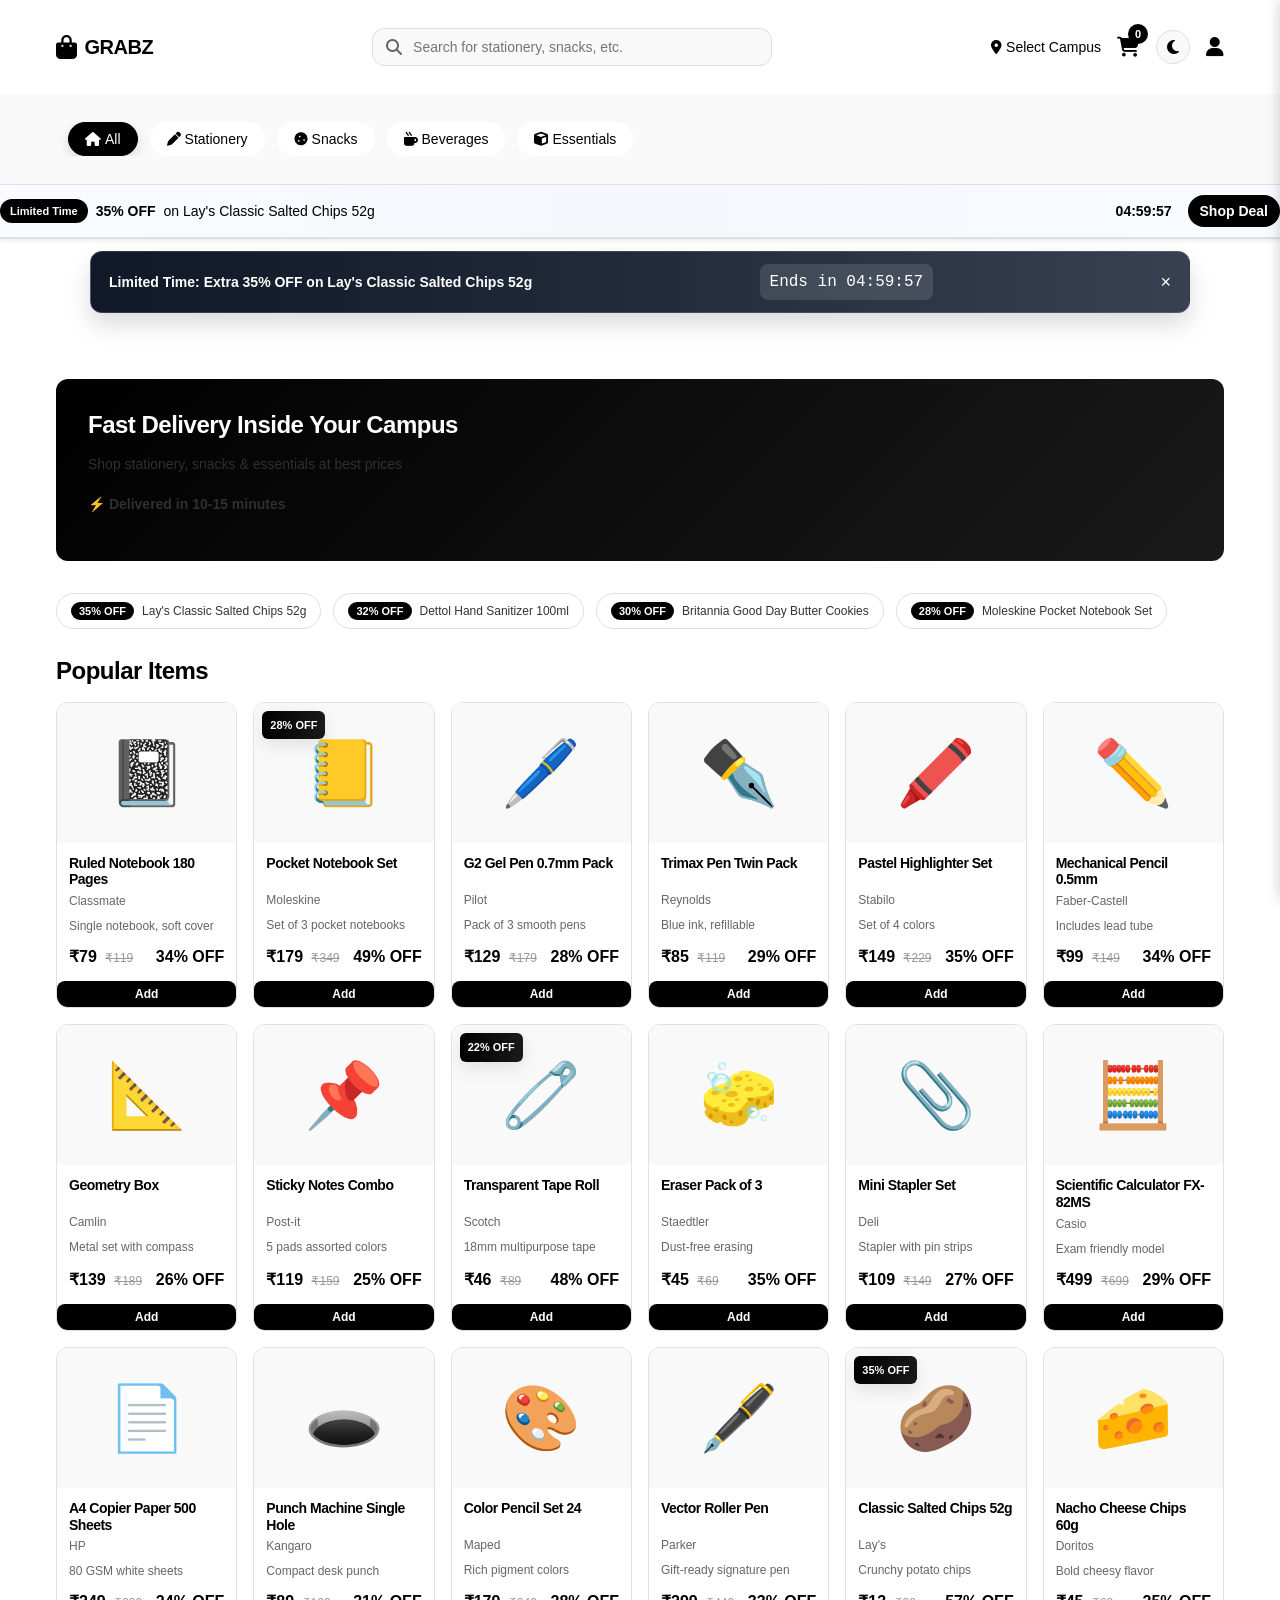
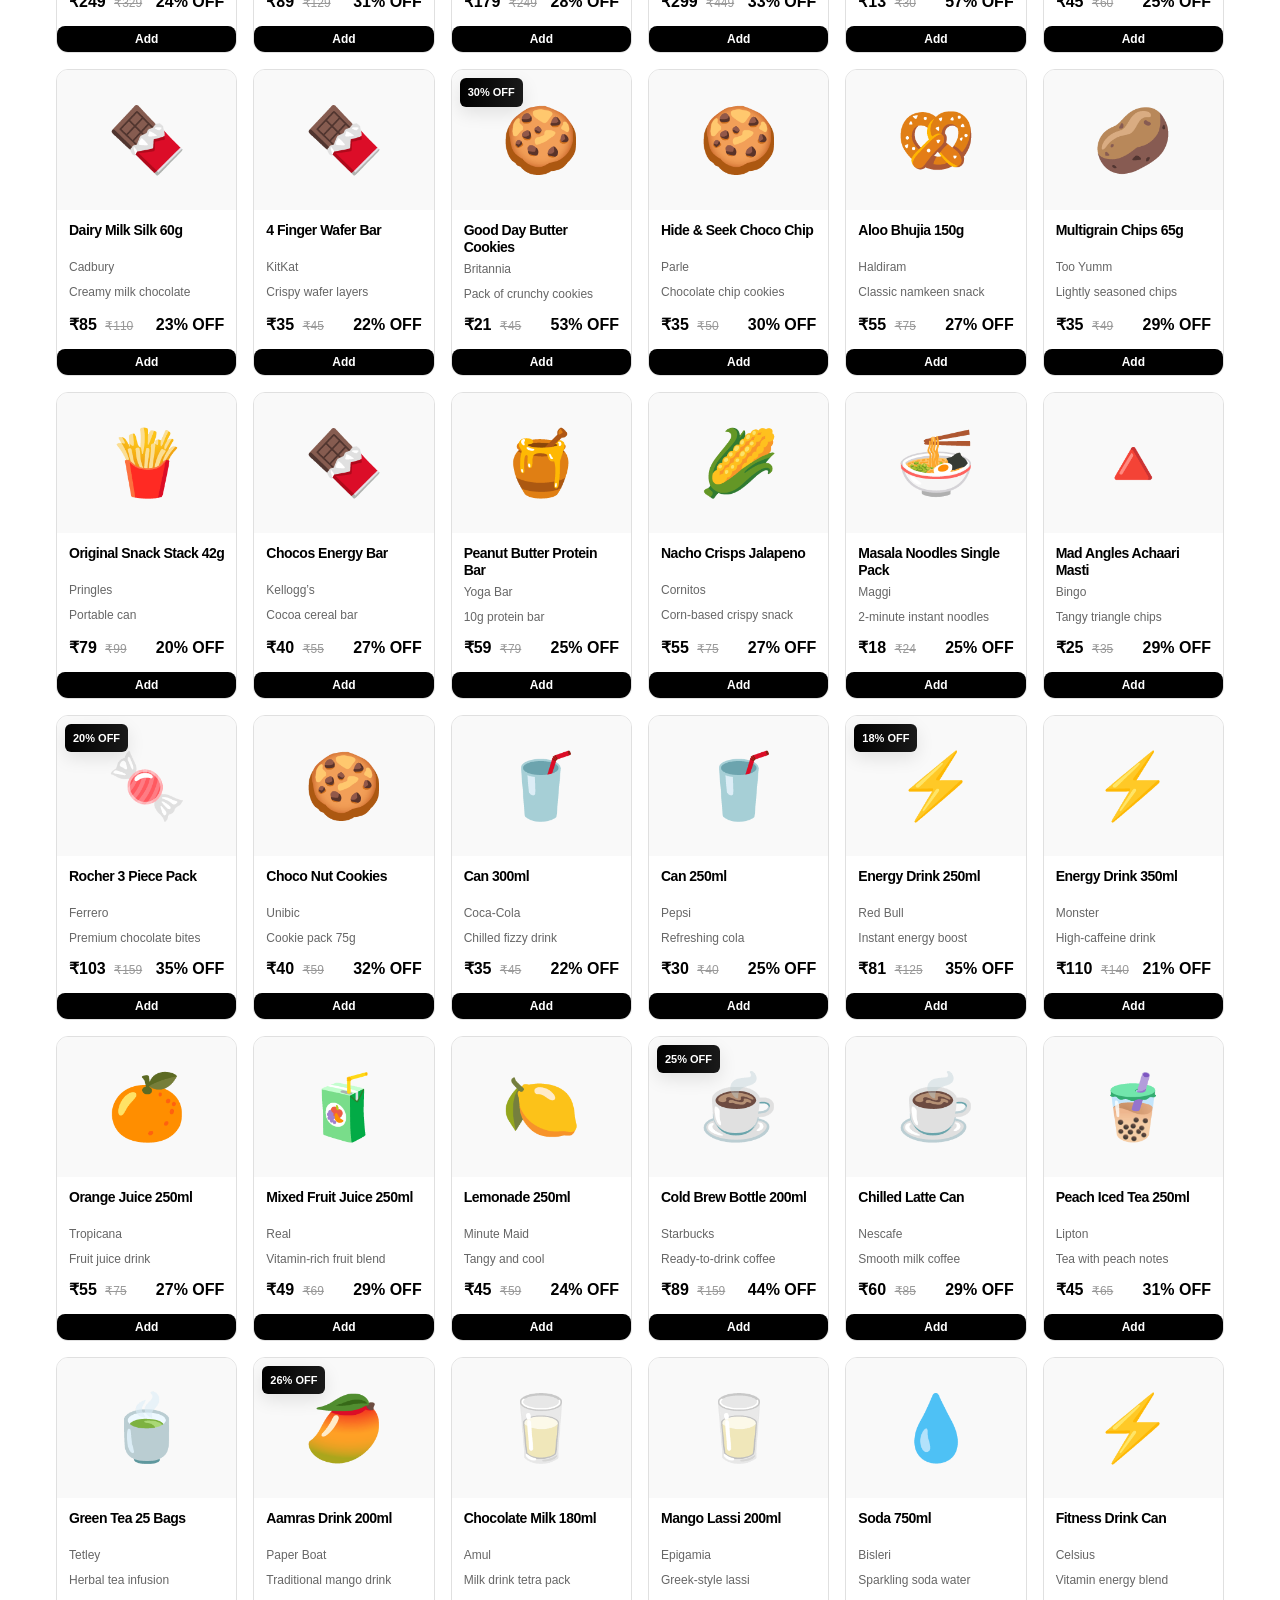
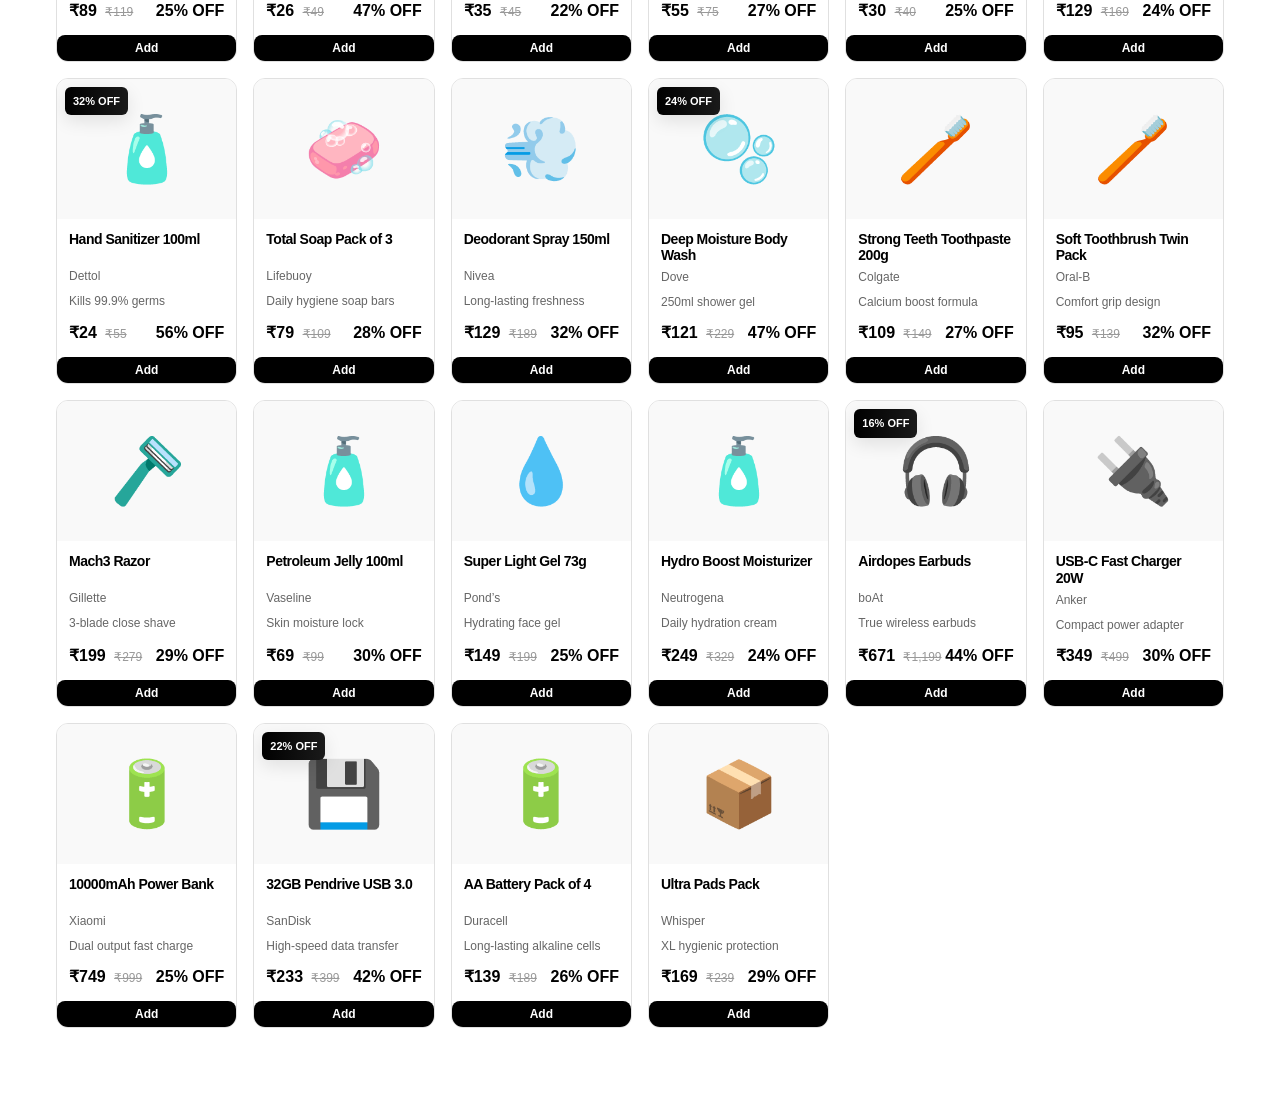
<file: index.html>
<!DOCTYPE html>
<html lang="en">
<head>
    <meta charset="UTF-8">
    <meta name="viewport" content="width=device-width, initial-scale=1.0">
    <title>GRABZ - Campus Quick Store</title>
    <link rel="stylesheet" href="assets/css/styles.css">
    <link rel="stylesheet" href="https://cdnjs.cloudflare.com/ajax/libs/font-awesome/6.4.0/css/all.min.css">
</head>
<body>
    <!-- Header -->
    <header class="header">
        <div class="header-top">
            <div class="container">
                <div class="header-content">
                    <div class="logo">
                        <i class="fas fa-shopping-bag"></i>
                        <span>GRABZ</span>
                    </div>
                    
                    <div class="search-container">
                        <input type="text" placeholder="Search for stationery, snacks, etc." class="search-input">
                        <i class="fas fa-search"></i>
                    </div>
                    
                    <div class="header-actions">
                        <div class="location" onclick="openCampusModal()">
                            <i class="fas fa-map-marker-alt"></i>
                            <span>Select Campus</span>
                        </div>
                        <div class="cart-icon">
                            <i class="fas fa-shopping-cart"></i>
                            <span class="cart-count">0</span>
                        </div>
                        <div class="account-icon">
                            <i class="fas fa-user"></i>
                        </div>
                    </div>
                </div>
            </div>
        </div>
        
        <!-- Categories Nav -->
        <div class="categories-nav">
            <div class="container">
                <div class="categories-scroll">
                    <button class="category-btn active" onclick="filterProducts('all', this)">
                        <i class="fas fa-home"></i> All
                    </button>
                    <button class="category-btn" onclick="filterProducts('stationery', this)">
                        <i class="fas fa-pen"></i> Stationery
                    </button>
                    <button class="category-btn" onclick="filterProducts('snacks', this)">
                        <i class="fas fa-cookie"></i> Snacks
                    </button>
                    <button class="category-btn" onclick="filterProducts('beverages', this)">
                        <i class="fas fa-mug-hot"></i> Beverages
                    </button>
                    <button class="category-btn" onclick="filterProducts('essentials', this)">
                        <i class="fas fa-cube"></i> Essentials
                    </button>
                </div>
            </div>
        </div>

        <!-- Offers Banner -->
        <div id="offersBanner" class="offers-banner" style="display:none;"></div>
    </header>
<div id="limitedOfferBanner" class="limited-offer" role="region" aria-label="Limited time offer">
    <div class="limited-inner">
        <div class="offer-text">Limited Time: Extra <strong>15% OFF</strong> on selected brands!</div>
        <div class="countdown" id="limitedCountdown">Ends in --:--:--</div>
        <button class="close-banner" id="closeLimitedBanner" aria-label="Close">×</button>
    </div>
</div>


    <!-- Main Content -->
    <main class="main-content">
        <div class="container">
            <!-- Promotional Banner -->
            <div class="promo-banner">
                <div class="banner-content">
                    <h2>Fast Delivery Inside Your Campus</h2>
                    <p>Shop stationery, snacks & essentials at best prices</p>
                    <p class="delivery-time">⚡ Delivered in 10-15 minutes</p>
                </div>
            </div>
            <div class="deals-rail" id="homeDealsRail"></div>

            <!-- Products Section -->
            <section class="products-section">
                <h3 class="section-title">Popular Items</h3>
                <div class="products-grid" id="productsGrid">
                    <!-- Products will be loaded here by JavaScript -->
                </div>
            </section>
        </div>
    </main>

    <!-- Shopping Cart Sidebar -->
    <aside class="cart-sidebar" id="cartSidebar">
        <div class="cart-header">
            <h3>Your Cart</h3>
            <button class="close-cart" onclick="toggleCart()">
                <i class="fas fa-times"></i>
            </button>
        </div>
        <div class="cart-items" id="cartItems">
            <p class="empty-cart">Your cart is empty</p>
        </div>
        <div class="cart-footer">
            <div class="cart-total">
                <span>Total:</span>
                <span id="cartTotal">₹0</span>
            </div>
            <button class="checkout-btn">Checkout</button>
        </div>
    </aside>

    <!-- Cart Overlay -->
    <div class="cart-overlay" id="cartOverlay"></div>

    <!-- Campus Selection Modal -->
    <div id="campusModal" class="modal">
        <div class="modal-content">
            <div class="modal-header">
                <h2>Select Your Campus</h2>
                <button class="modal-close" onclick="closeCampusModal()">×</button>
            </div>
            <div id="campusOptions" class="campus-options">
            </div>
        </div>
    </div>

    <!-- Order Confirmation Modal -->
    <div id="orderModal" class="modal">
        <div class="modal-content">
            <div class="modal-header">
                <h2>Confirm Your Order</h2>
                <button class="modal-close" onclick="closeOrderModal()">×</button>
            </div>
            <div class="order-summary">
                <div class="order-summary-item">
                    <span class="order-summary-label">Campus:</span>
                    <span class="order-summary-value" id="modalCampus">Select Campus</span>
                </div>
                <div class="order-summary-item">
                    <span class="order-summary-label">Items:</span>
                    <span class="order-summary-value" id="modalItems">0</span>
                </div>
                <div class="order-summary-item">
                    <span class="order-summary-label">Delivery Time:</span>
                    <span class="order-summary-value" id="modalDeliveryTime">10:30 AM</span>
                </div>
                <div class="order-summary-total">
                    <span class="order-summary-total-label">Total:</span>
                    <span class="order-summary-total-value" id="modalOrderTotal">₹0</span>
                </div>
            </div>
            <div class="modal-actions">
                <button class="modal-btn modal-btn-confirm" onclick="confirmOrder()">Place Order</button>
                <button class="modal-btn modal-btn-cancel" onclick="closeOrderModal()">Cancel</button>
            </div>
        </div>
    </div>

    <!-- Order Tracking -->
    <div id="orderTracker" class="modal">
    </div>

    <script src="assets/js/products.js"></script>
    <script src="assets/js/cart.js"></script>
    <script src="assets/js/utils.js"></script>
    <script src="assets/js/home.js"></script>
</body>
</html>
</file>
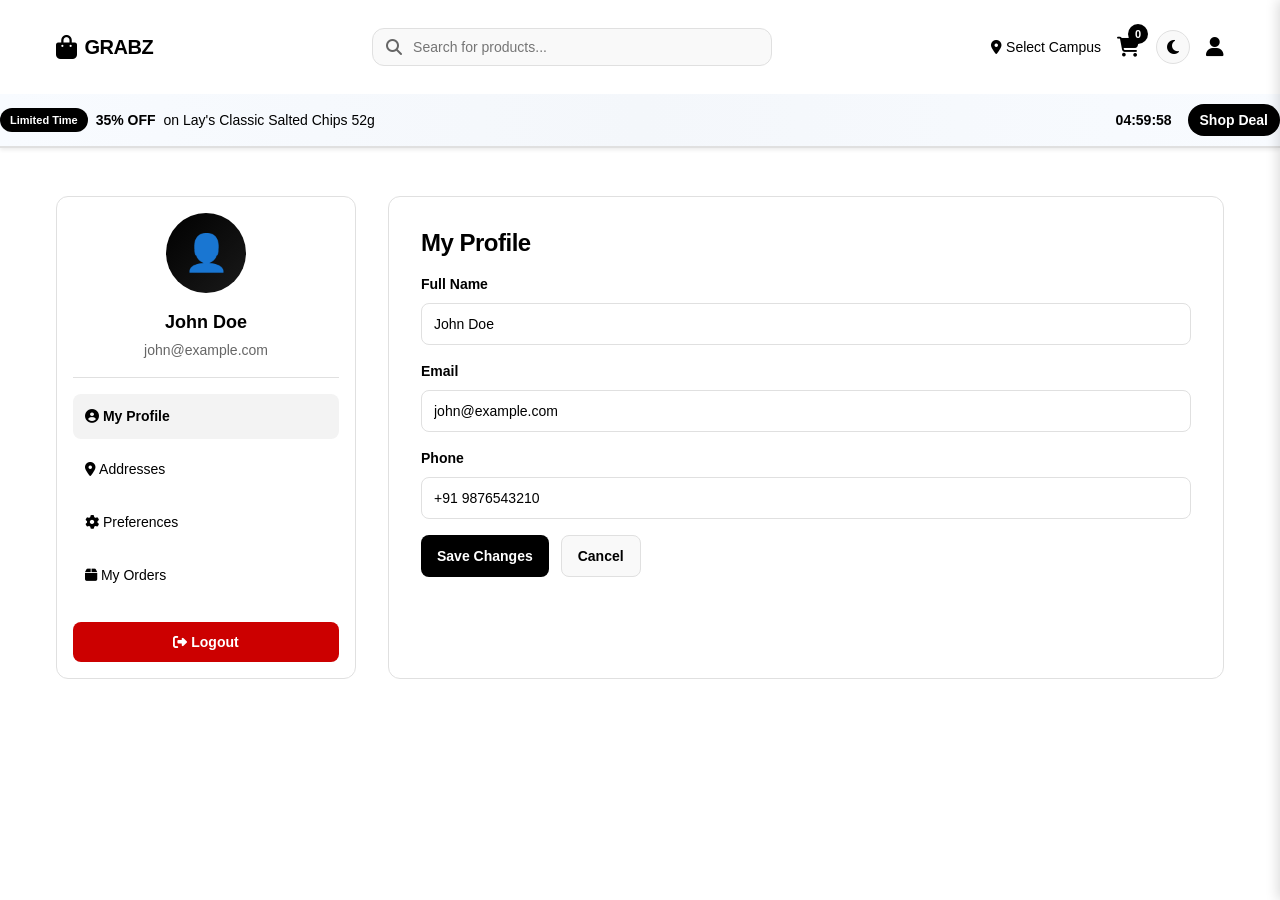
<file: pages/account.html>
<!DOCTYPE html>
<html lang="en">
<head>
    <meta charset="UTF-8">
    <meta name="viewport" content="width=device-width, initial-scale=1.0">
    <title>Account - GRABZ</title>
    <link rel="stylesheet" href="../assets/css/styles.css">
    <link rel="stylesheet" href="https://cdnjs.cloudflare.com/ajax/libs/font-awesome/6.4.0/css/all.min.css">
</head>
<body>
    <!-- Header -->
    <header class="header">
        <div class="header-top">
            <div class="container">
                <div class="header-content">
                    <div class="logo">
                        <i class="fas fa-shopping-bag"></i>
                        <span>GRABZ</span>
                    </div>
                    
                    <div class="search-container">
                        <input type="text" placeholder="Search for products..." class="search-input">
                        <i class="fas fa-search"></i>
                    </div>
                    
                    <div class="header-actions">
                        <div class="location" onclick="openCampusModal()">
                            <i class="fas fa-map-marker-alt"></i>
                            <span>Select Campus</span>
                        </div>
                        <div class="cart-icon">
                            <i class="fas fa-shopping-cart"></i>
                            <span class="cart-count">0</span>
                        </div>
                        <div class="account-icon">
                            <i class="fas fa-user"></i>
                        </div>
                    </div>
                </div>
            </div>
        </div>

        <!-- Offers Banner -->
        <div id="offersBanner" class="offers-banner" style="display:none;"></div>

    </header>

    <!-- Main Content -->
    <main class="main-content">
        <div class="container">
            <div class="account-container">
                <!-- Sidebar -->
                <aside class="account-sidebar">
                    <div class="account-avatar">
                        <div class="avatar-circle">👤</div>
                    </div>
                    
                    <div class="account-user-info">
                        <div class="account-user-name">John Doe</div>
                        <div class="account-user-email">john@example.com</div>
                    </div>

                    <ul class="account-menu">
                        <li><a data-section="profile-section" class="active">
                            <i class="fas fa-user-circle"></i> My Profile
                        </a></li>
                        <li><a data-section="addresses-section">
                            <i class="fas fa-map-marker-alt"></i> Addresses
                        </a></li>
                        <li><a data-section="preferences-section">
                            <i class="fas fa-cog"></i> Preferences
                        </a></li>
                        <li><a href="../pages/orders.html">
                            <i class="fas fa-box"></i> My Orders
                        </a></li>
                    </ul>

                    <button class="account-logout-btn">
                        <i class="fas fa-sign-out-alt"></i> Logout
                    </button>
                </aside>

                <!-- Content -->
                <div class="account-content">
                    <!-- Profile Section -->
                    <section class="account-section active" id="profile-section">
                        <h2>My Profile</h2>
                        
                        <div class="form-group">
                            <label class="form-label">Full Name</label>
                            <input type="text" class="form-input" id="fullName" placeholder="Enter your full name">
                        </div>

                        <div class="form-group">
                            <label class="form-label">Email</label>
                            <input type="email" class="form-input" id="email" placeholder="Enter your email">
                        </div>

                        <div class="form-group">
                            <label class="form-label">Phone</label>
                            <input type="tel" class="form-input" id="phone" placeholder="Enter your phone number">
                        </div>

                        <div class="form-actions">
                            <button class="btn-save">Save Changes</button>
                            <button class="btn-cancel">Cancel</button>
                        </div>
                    </section>

                    <!-- Addresses Section -->
                    <section class="account-section" id="addresses-section">
                        <h2>My Addresses</h2>
                        
                        <div id="addressesContainer" style="margin-bottom: 24px;">
                            <!-- Addresses will be loaded here -->
                        </div>

                        <div class="form-actions">
                            <button class="btn-save">Add New Address</button>
                        </div>
                    </section>

                    <!-- Preferences Section -->
                    <section class="account-section" id="preferences-section">
                        <h2>Preferences</h2>
                        
                        <div class="preference-item">
                            <div>
                                <div class="preference-label">Push Notifications</div>
                                <div class="preference-description">Get notified about orders and promotions</div>
                            </div>
                            <div class="toggle-switch active" id="pref-notifications"></div>
                        </div>

                        <div class="preference-item">
                            <div>
                                <div class="preference-label">Newsletter</div>
                                <div class="preference-description">Receive weekly deals and updates</div>
                            </div>
                            <div class="toggle-switch" id="pref-newsletter"></div>
                        </div>

                        <div class="preference-item">
                            <div>
                                <div class="preference-label">Save Cards</div>
                                <div class="preference-description">Save payment methods for faster checkout</div>
                            </div>
                            <div class="toggle-switch active" id="pref-savedCards"></div>
                        </div>
                    </section>
                </div>
            </div>
        </div>
    </main>

    <!-- Shopping Cart Sidebar -->
    <aside class="cart-sidebar" id="cartSidebar">
        <div class="cart-header">
            <h3>Your Cart</h3>
            <button class="close-cart">
                <i class="fas fa-times"></i>
            </button>
        </div>
        <div class="cart-items" id="cartItems">
            <p class="empty-cart">Your cart is empty</p>
        </div>
        <div class="cart-footer">
            <div class="cart-total">
                <span>Total:</span>
                <span id="cartTotal">₹0</span>
            </div>
            <button class="checkout-btn">Checkout</button>
        </div>
    </aside>

    <!-- Cart Overlay -->
    <div class="cart-overlay" id="cartOverlay"></div>

    <!-- Campus Selection Modal -->
    <div id="campusModal" class="modal">
        <div class="modal-content">
            <div class="modal-header">
                <h2>Select Your Campus</h2>
                <button class="modal-close" onclick="closeCampusModal()">×</button>
            </div>
            <div id="campusOptions" class="campus-options">
            </div>
        </div>
    </div>

    <!-- Order Confirmation Modal -->
    <div id="orderModal" class="modal">
        <div class="modal-content">
            <div class="modal-header">
                <h2>Confirm Your Order</h2>
                <button class="modal-close" onclick="closeOrderModal()">×</button>
            </div>
            <div class="order-summary">
                <div class="order-summary-item">
                    <span class="order-summary-label">Campus:</span>
                    <span class="order-summary-value" id="modalCampus">Select Campus</span>
                </div>
                <div class="order-summary-item">
                    <span class="order-summary-label">Items:</span>
                    <span class="order-summary-value" id="modalItems">0</span>
                </div>
                <div class="order-summary-item">
                    <span class="order-summary-label">Delivery Time:</span>
                    <span class="order-summary-value" id="modalDeliveryTime">10:30 AM</span>
                </div>
                <div class="order-summary-total">
                    <span class="order-summary-total-label">Total:</span>
                    <span class="order-summary-total-value" id="modalOrderTotal">₹0</span>
                </div>
            </div>
            <div class="modal-actions">
                <button class="modal-btn modal-btn-confirm" onclick="confirmOrder()">Place Order</button>
                <button class="modal-btn modal-btn-cancel" onclick="closeOrderModal()">Cancel</button>
            </div>
        </div>
    </div>

    <!-- Order Tracking -->
    <div id="orderTracker" class="modal">
    </div>

    <script src="../assets/js/products.js"></script>
    <script src="../assets/js/cart.js"></script>
    <script src="../assets/js/utils.js"></script>
    <script src="../assets/js/account.js"></script>
</body>
</html>
</file>
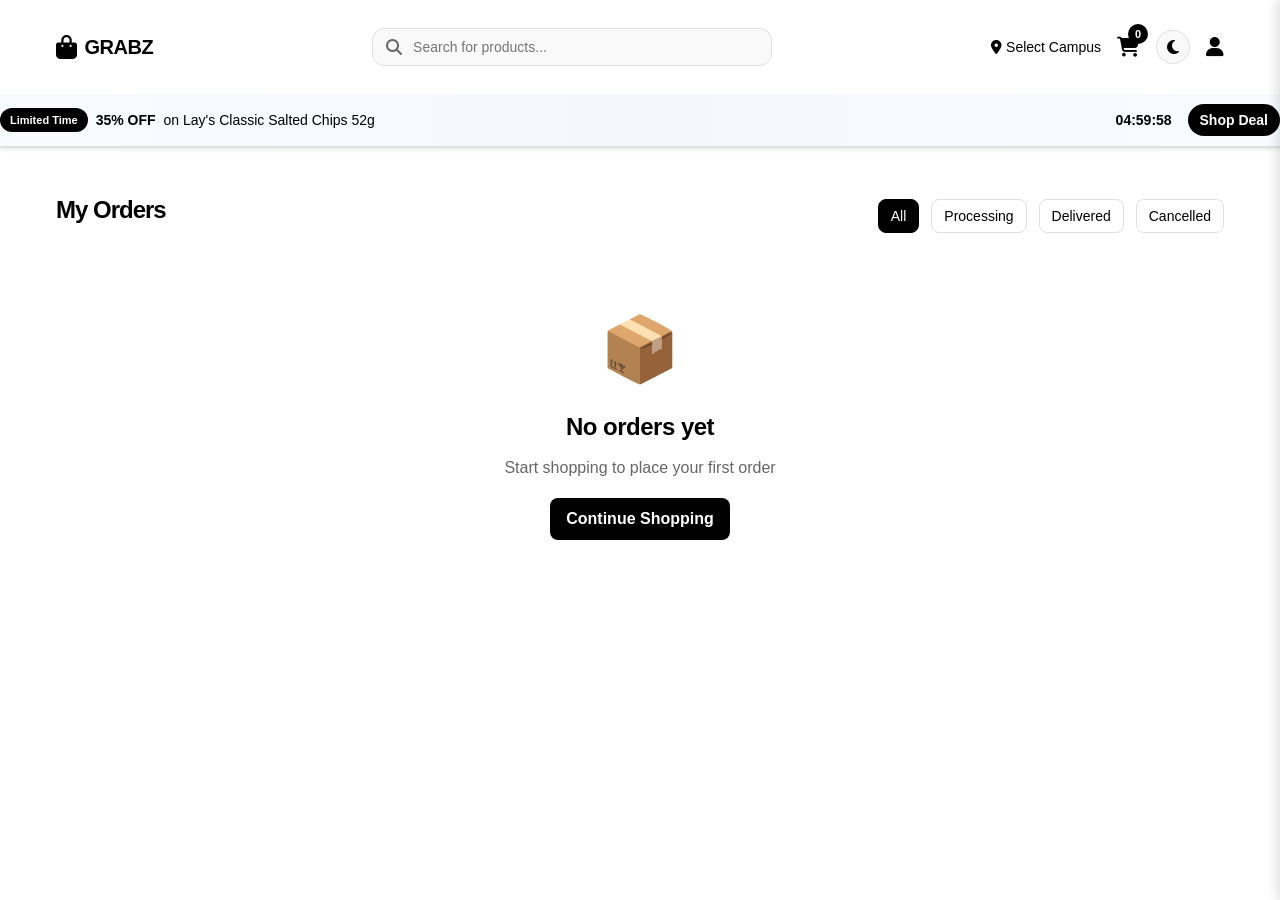
<file: pages/orders.html>
<!DOCTYPE html>
<html lang="en">
<head>
    <meta charset="UTF-8">
    <meta name="viewport" content="width=device-width, initial-scale=1.0">
    <title>My Orders - GRABZ</title>
    <link rel="stylesheet" href="../assets/css/styles.css">
    <link rel="stylesheet" href="https://cdnjs.cloudflare.com/ajax/libs/font-awesome/6.4.0/css/all.min.css">
</head>
<body>
    <!-- Header -->
    <header class="header">
        <div class="header-top">
            <div class="container">
                <div class="header-content">
                    <div class="logo">
                        <i class="fas fa-shopping-bag"></i>
                        <span>GRABZ</span>
                    </div>
                    
                    <div class="search-container">
                        <input type="text" placeholder="Search for products..." class="search-input">
                        <i class="fas fa-search"></i>
                    </div>
                    
                    <div class="header-actions">
                        <div class="location" onclick="openCampusModal()">
                            <i class="fas fa-map-marker-alt"></i>
                            <span>Select Campus</span>
                        </div>
                        <div class="cart-icon">
                            <i class="fas fa-shopping-cart"></i>
                            <span class="cart-count">0</span>
                        </div>
                        <div class="account-icon">
                            <i class="fas fa-user"></i>
                        </div>
                    </div>
                </div>
            </div>
        </div>

        <!-- Offers Banner -->
        <div id="offersBanner" class="offers-banner" style="display:none;"></div>

    </header>

    <!-- Main Content -->
    <main class="main-content">
        <div class="container">
            <!-- Orders Header -->
            <div class="orders-header">
                <h1>My Orders</h1>
                <div class="orders-filter">
                    <button onclick="filterOrders('all', this)">All</button>
                    <button onclick="filterOrders('processing', this)">Processing</button>
                    <button onclick="filterOrders('delivered', this)">Delivered</button>
                    <button onclick="filterOrders('cancelled', this)">Cancelled</button>
                </div>
            </div>

            <!-- Orders Container -->
            <div id="ordersContainer">
                <!-- Orders will be loaded here -->
            </div>
        </div>
    </main>

    <!-- Shopping Cart Sidebar -->
    <aside class="cart-sidebar" id="cartSidebar">
        <div class="cart-header">
            <h3>Your Cart</h3>
            <button class="close-cart">
                <i class="fas fa-times"></i>
            </button>
        </div>
        <div class="cart-items" id="cartItems">
            <p class="empty-cart">Your cart is empty</p>
        </div>
        <div class="cart-footer">
            <div class="cart-total">
                <span>Total:</span>
                <span id="cartTotal">₹0</span>
            </div>
            <button class="checkout-btn">Checkout</button>
        </div>
    </aside>

    <!-- Cart Overlay -->
    <div class="cart-overlay" id="cartOverlay"></div>

    <!-- Campus Selection Modal -->
    <div id="campusModal" class="modal">
        <div class="modal-content">
            <div class="modal-header">
                <h2>Select Your Campus</h2>
                <button class="modal-close" onclick="closeCampusModal()">×</button>
            </div>
            <div id="campusOptions" class="campus-options">
            </div>
        </div>
    </div>

    <!-- Order Confirmation Modal -->
    <div id="orderModal" class="modal">
        <div class="modal-content">
            <div class="modal-header">
                <h2>Confirm Your Order</h2>
                <button class="modal-close" onclick="closeOrderModal()">×</button>
            </div>
            <div class="order-summary">
                <div class="order-summary-item">
                    <span class="order-summary-label">Campus:</span>
                    <span class="order-summary-value" id="modalCampus">Select Campus</span>
                </div>
                <div class="order-summary-item">
                    <span class="order-summary-label">Items:</span>
                    <span class="order-summary-value" id="modalItems">0</span>
                </div>
                <div class="order-summary-item">
                    <span class="order-summary-label">Delivery Time:</span>
                    <span class="order-summary-value" id="modalDeliveryTime">10:30 AM</span>
                </div>
                <div class="order-summary-total">
                    <span class="order-summary-total-label">Total:</span>
                    <span class="order-summary-total-value" id="modalOrderTotal">₹0</span>
                </div>
            </div>
            <div class="modal-actions">
                <button class="modal-btn modal-btn-confirm" onclick="confirmOrder()">Place Order</button>
                <button class="modal-btn modal-btn-cancel" onclick="closeOrderModal()">Cancel</button>
            </div>
        </div>
    </div>

    <!-- Order Tracking -->
    <div id="orderTracker" class="modal">
    </div>

    <script src="../assets/js/products.js"></script>
    <script src="../assets/js/cart.js"></script>
    <script src="../assets/js/utils.js"></script>
    <script src="../assets/js/orders.js"></script>
</body>
</html>
</file>
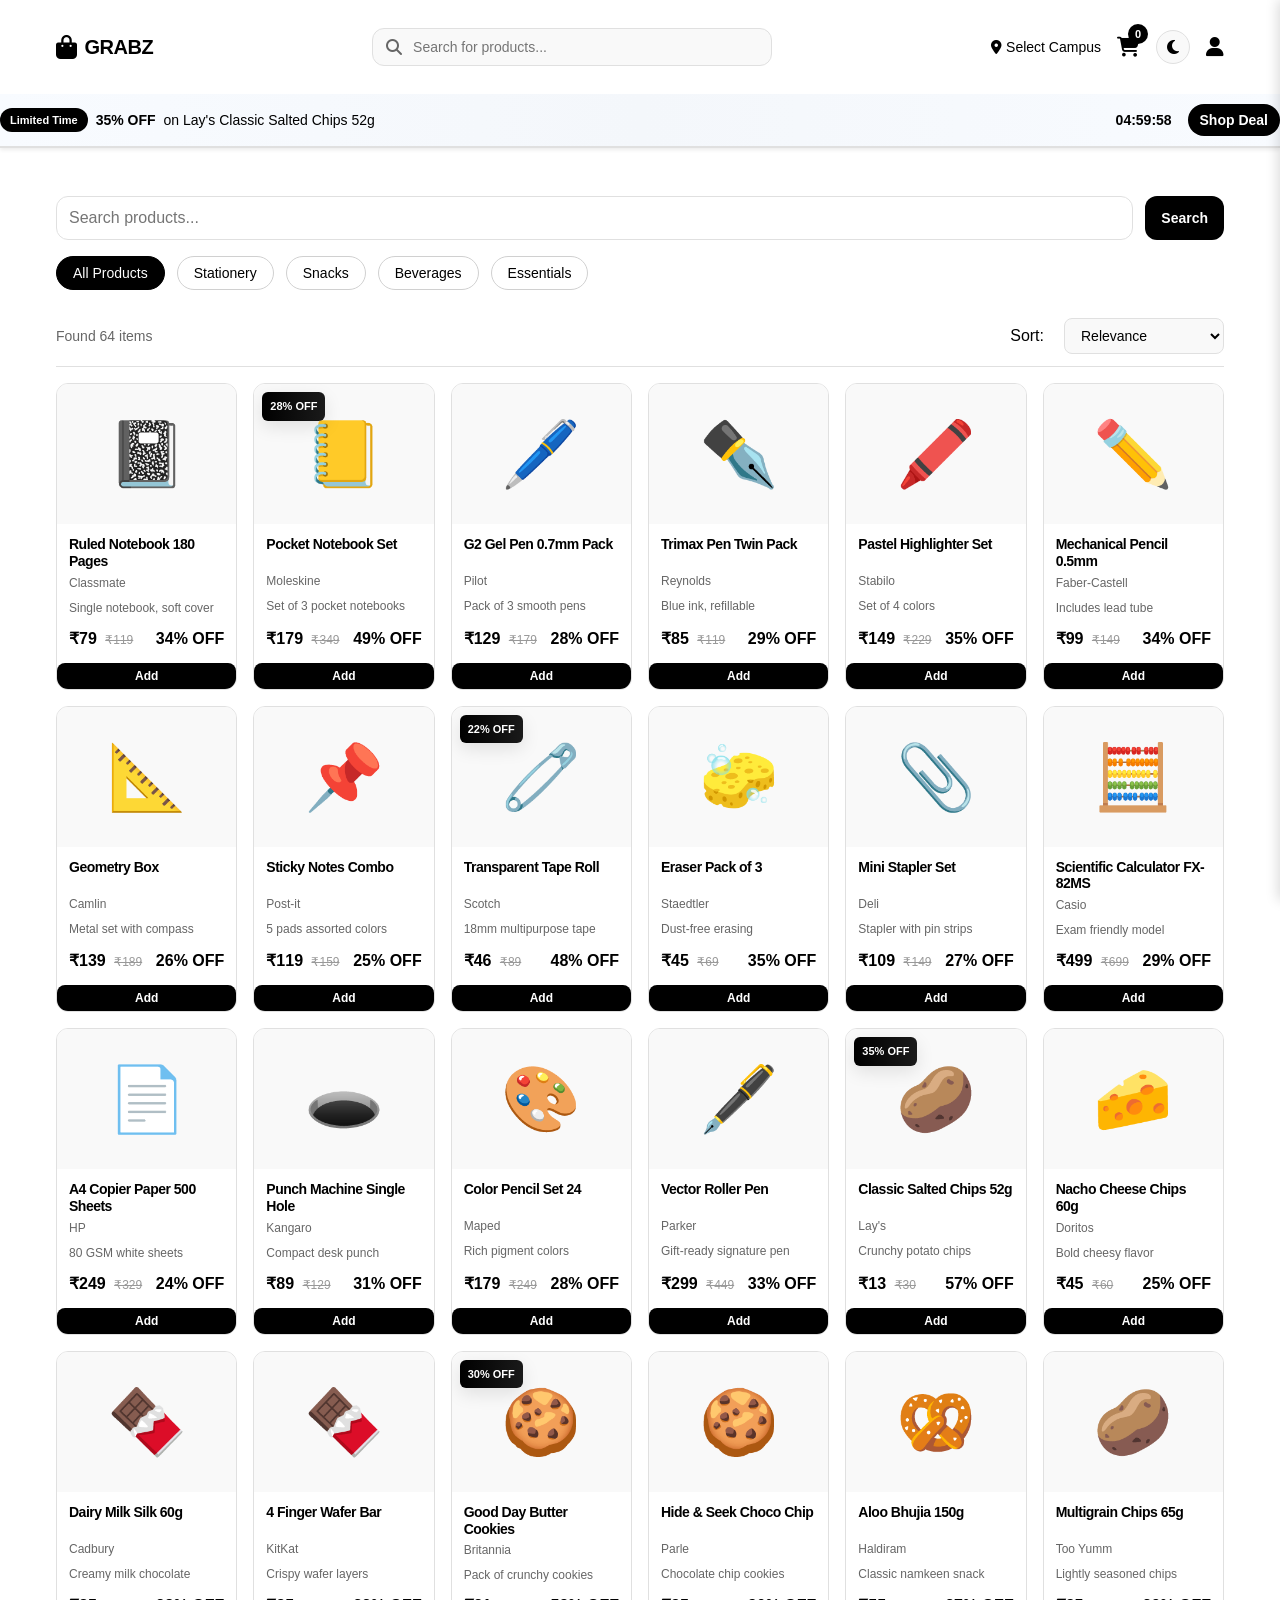
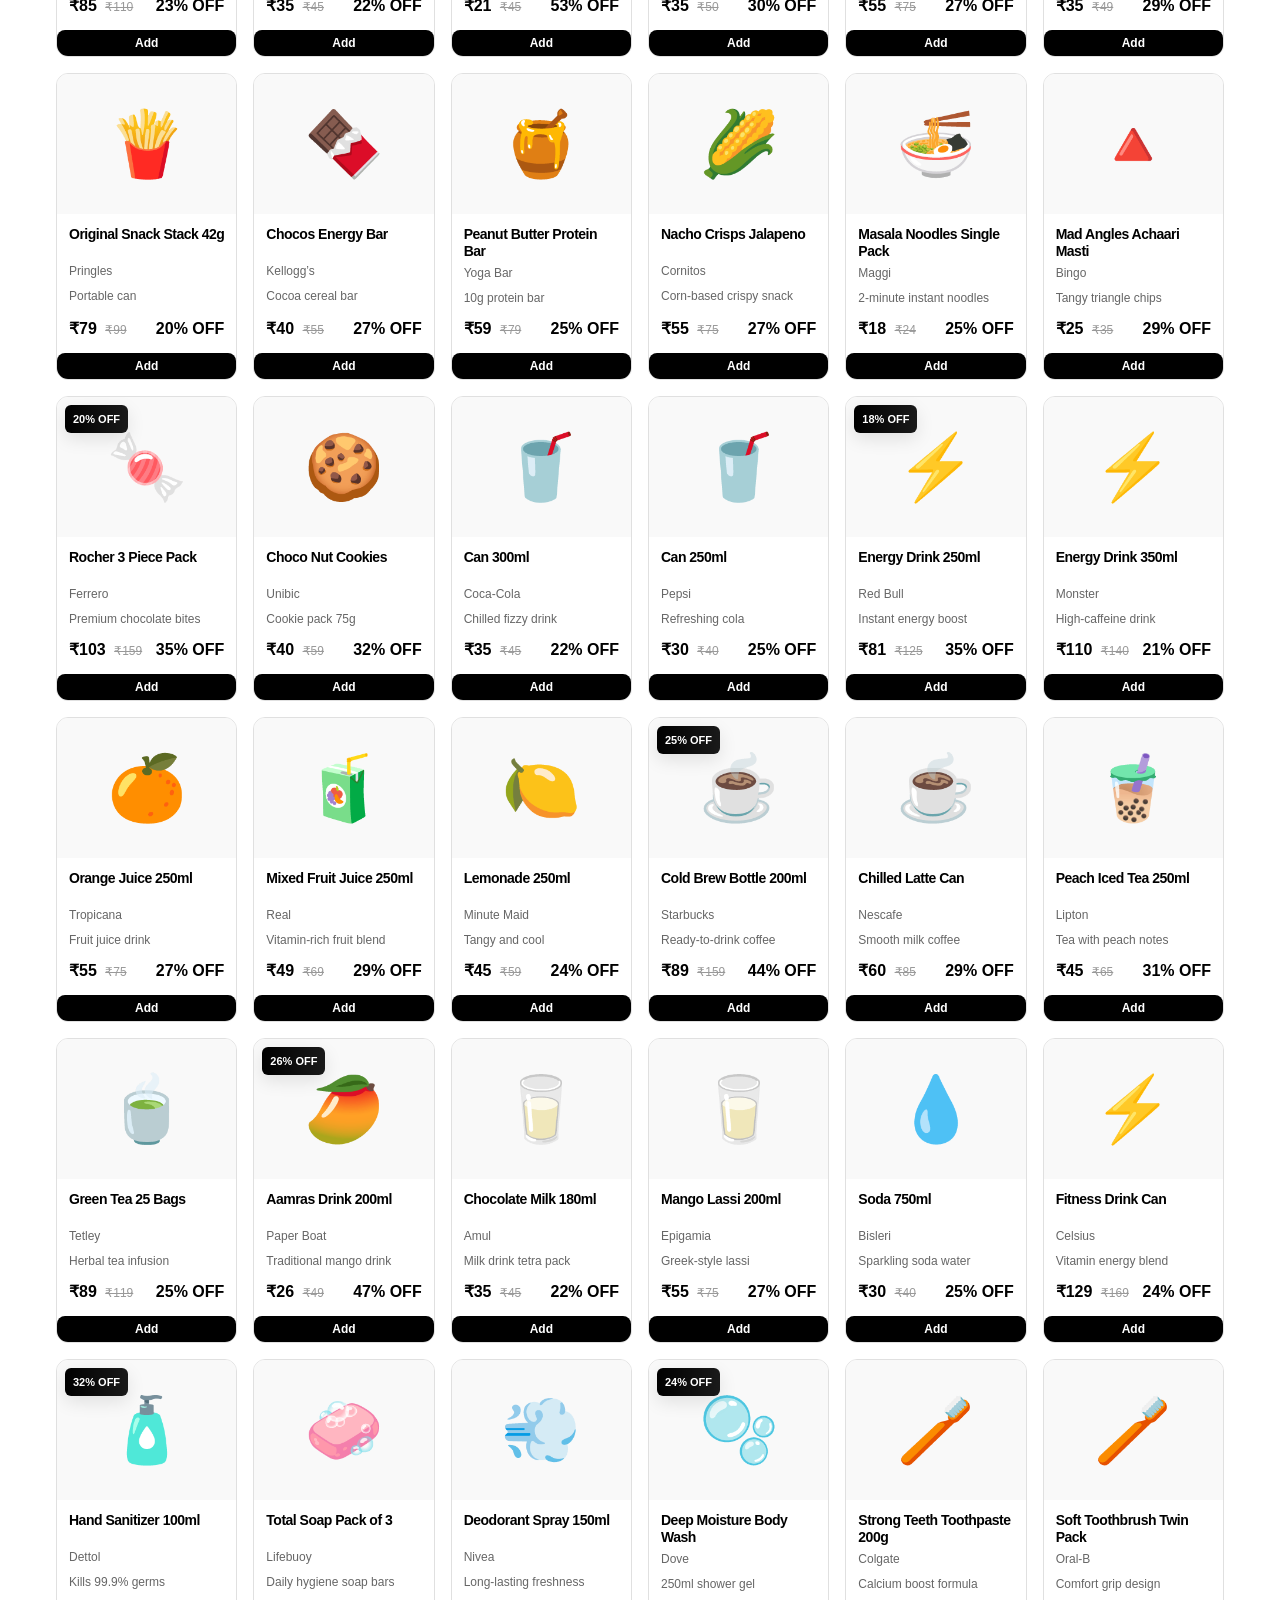
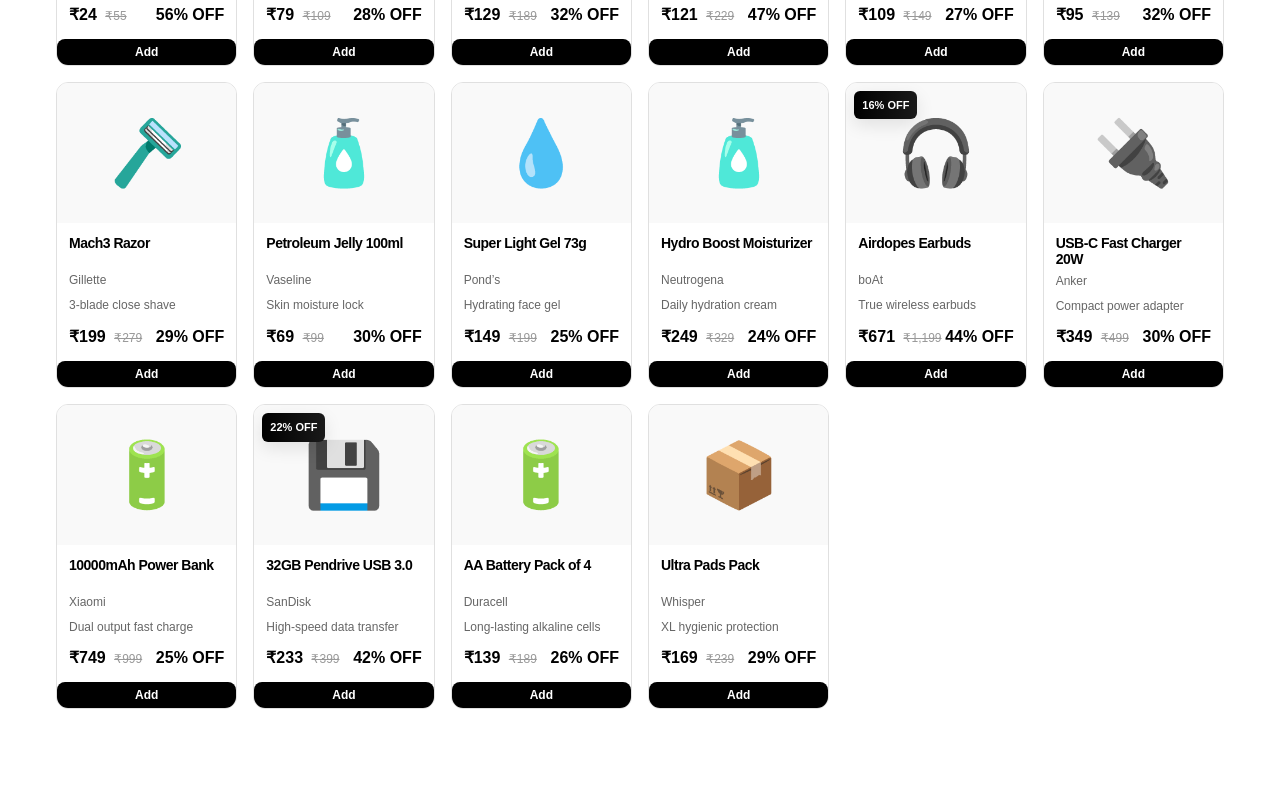
<file: pages/search.html>
<!DOCTYPE html>
<html lang="en">
<head>
    <meta charset="UTF-8">
    <meta name="viewport" content="width=device-width, initial-scale=1.0">
    <title>Search - GRABZ</title>
    <link rel="stylesheet" href="../assets/css/styles.css">
    <link rel="stylesheet" href="https://cdnjs.cloudflare.com/ajax/libs/font-awesome/6.4.0/css/all.min.css">
</head>
<body>
    <!-- Header -->
    <header class="header">
        <div class="header-top">
            <div class="container">
                <div class="header-content">
                    <div class="logo">
                        <i class="fas fa-shopping-bag"></i>
                        <span>GRABZ</span>
                    </div>
                    
                    <div class="search-container">
                        <input type="text" placeholder="Search for products..." class="search-input" id="headerSearch">
                        <i class="fas fa-search"></i>
                    </div>
                    
                    <div class="header-actions">
                        <div class="location" onclick="openCampusModal()">
                            <i class="fas fa-map-marker-alt"></i>
                            <span>Select Campus</span>
                        </div>
                        <div class="cart-icon">
                            <i class="fas fa-shopping-cart"></i>
                            <span class="cart-count">0</span>
                        </div>
                        <div class="account-icon">
                            <i class="fas fa-user"></i>
                        </div>
                    </div>
                </div>
            </div>
        </div>

        <!-- Offers Banner -->
        <div id="offersBanner" class="offers-banner" style="display:none;"></div>

    </header>

    <!-- Main Content -->
    <main class="main-content">
        <div class="container">
            <!-- Search Section -->
            <section class="search-section">
                <div class="search-box">
                    <input type="text" placeholder="Search products..." id="searchInput" class="search-input-page">
                    <button class="search-btn" onclick="performSearch(document.getElementById('searchInput').value)">Search</button>
                </div>

                <!-- Filters -->
                <div class="search-filters">
                    <button class="filter-btn active" data-category="all" onclick="filterByCategory('all', this)">All Products</button>
                    <button class="filter-btn" data-category="stationery" onclick="filterByCategory('stationery', this)">Stationery</button>
                    <button class="filter-btn" data-category="snacks" onclick="filterByCategory('snacks', this)">Snacks</button>
                    <button class="filter-btn" data-category="beverages" onclick="filterByCategory('beverages', this)">Beverages</button>
                    <button class="filter-btn" data-category="essentials" onclick="filterByCategory('essentials', this)">Essentials</button>
                </div>

                <!-- Results Info -->
                <div class="search-results-info">
                    <div class="results-count" id="resultsCount"></div>
                    <div class="sort-options">
                        <label for="sortSelect" style="margin-right: 8px;">Sort:</label>
                        <select id="sortSelect" class="sort-select" onchange="sortResults(this.value)">
                            <option value="relevance">Relevance</option>
                            <option value="price-low">Price: Low to High</option>
                            <option value="price-high">Price: High to Low</option>
                            <option value="discount">Best Discounts</option>
                        </select>
                    </div>
                </div>

                <!-- Products Grid -->
                <div class="products-grid" id="productsGrid">
                    <!-- Results will be loaded here -->
                </div>
            </section>
        </div>
    </main>

    <!-- Shopping Cart Sidebar -->
    <aside class="cart-sidebar" id="cartSidebar">
        <div class="cart-header">
            <h3>Your Cart</h3>
            <button class="close-cart">
                <i class="fas fa-times"></i>
            </button>
        </div>
        <div class="cart-items" id="cartItems">
            <p class="empty-cart">Your cart is empty</p>
        </div>
        <div class="cart-footer">
            <div class="cart-total">
                <span>Total:</span>
                <span id="cartTotal">₹0</span>
            </div>
            <button class="checkout-btn">Checkout</button>
        </div>
    </aside>

    <!-- Cart Overlay -->
    <div class="cart-overlay" id="cartOverlay"></div>

    <!-- Campus Selection Modal -->
    <div id="campusModal" class="modal">
        <div class="modal-content">
            <div class="modal-header">
                <h2>Select Your Campus</h2>
                <button class="modal-close" onclick="closeCampusModal()">×</button>
            </div>
            <div id="campusOptions" class="campus-options">
            </div>
        </div>
    </div>

    <!-- Order Confirmation Modal -->
    <div id="orderModal" class="modal">
        <div class="modal-content">
            <div class="modal-header">
                <h2>Confirm Your Order</h2>
                <button class="modal-close" onclick="closeOrderModal()">×</button>
            </div>
            <div class="order-summary">
                <div class="order-summary-item">
                    <span class="order-summary-label">Campus:</span>
                    <span class="order-summary-value" id="modalCampus">Select Campus</span>
                </div>
                <div class="order-summary-item">
                    <span class="order-summary-label">Items:</span>
                    <span class="order-summary-value" id="modalItems">0</span>
                </div>
                <div class="order-summary-item">
                    <span class="order-summary-label">Delivery Time:</span>
                    <span class="order-summary-value" id="modalDeliveryTime">10:30 AM</span>
                </div>
                <div class="order-summary-total">
                    <span class="order-summary-total-label">Total:</span>
                    <span class="order-summary-total-value" id="modalOrderTotal">₹0</span>
                </div>
            </div>
            <div class="modal-actions">
                <button class="modal-btn modal-btn-confirm" onclick="confirmOrder()">Place Order</button>
                <button class="modal-btn modal-btn-cancel" onclick="closeOrderModal()">Cancel</button>
            </div>
        </div>
    </div>

    <!-- Order Tracking -->
    <div id="orderTracker" class="modal">
    </div>

    <script src="../assets/js/products.js"></script>
    <script src="../assets/js/cart.js"></script>
    <script src="../assets/js/utils.js"></script>
    <script src="../assets/js/search.js"></script>
</body>
</html>
</file>
<file: assets/css/styles.css>
/* ===== Master Stylesheet ===== */

/* Import all stylesheets */
@import url('./variables.css');
@import url('./base.css');
@import url('./header.css');
@import url('./products.css');
@import url('./cart.css');
@import url('./search.css');
@import url('./orders.css');
@import url('./account.css');
@import url('./tweaks.css');
</file>
